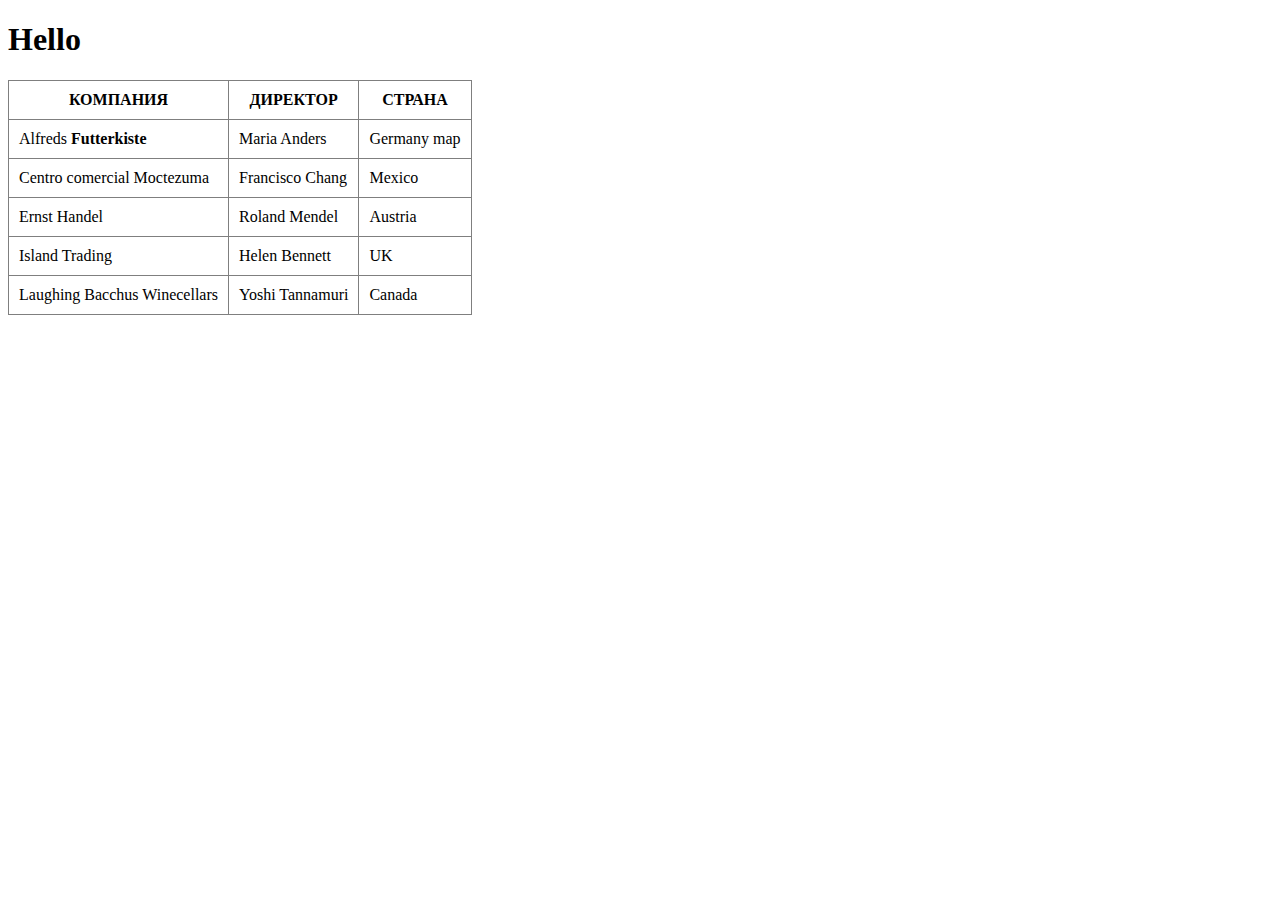
<file: Unit10/HW/index.html>
<!DOCTYPE html>
<html lang="en">

<head>
    <meta charset="UTF-8">
    <meta name="viewport" content="width=device-width, initial-scale=1.0">
    <title>Document</title>
    <link rel="stylesheet" href="style.css">
</head>

<body>

    <script src="GridView.js"></script>
    <script src="script.js"></script>
</body>

</html>
</file>
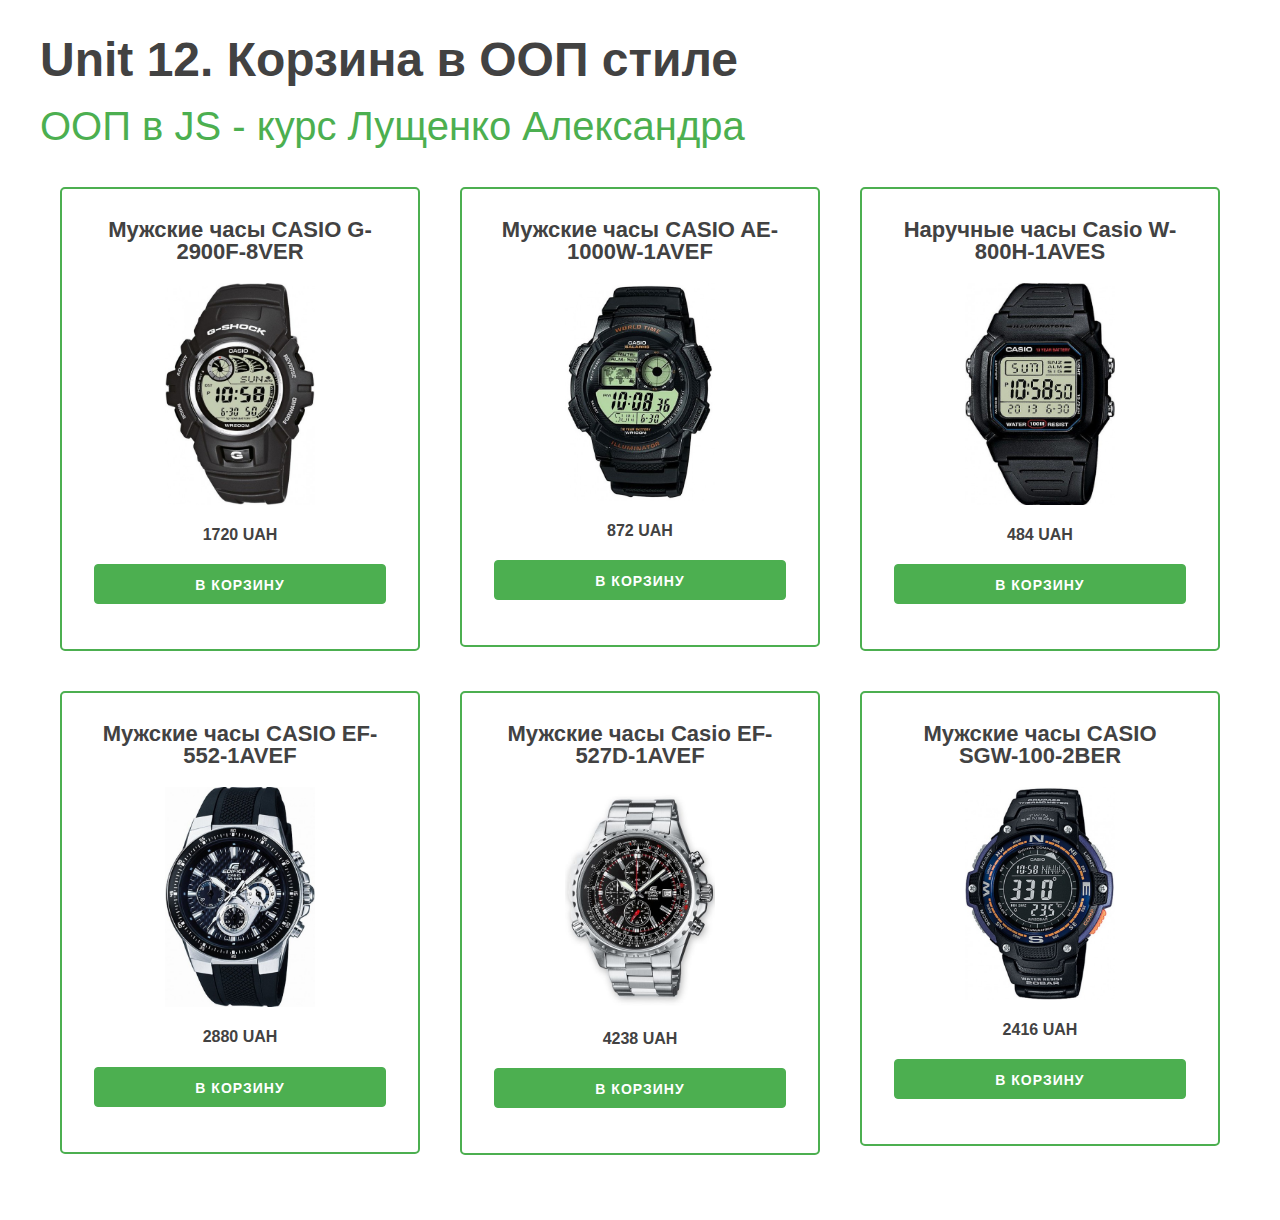
<file: Unit12/HW/index.html>
<!DOCTYPE html>
<html lang="en">

<head>
    <meta charset="UTF-8">
    <meta name="viewport" content="width=device-width, initial-scale=1.0">
    <link rel="stylesheet" href="css/mustard-ui.min.css">
    <link rel="stylesheet" href="css/style.css">
    <title>ООП в JS - товары</title>
</head>

<body>
    <div class="container">
        <h1>Unit 12. Корзина в ООП стиле</h1>
        <h2><a href="https://itgid.info/course/object-js" target="_blank">ООП в JS - курс Лущенко Александра</a></h2>
        <div class="goods"></div>
    </div>

    <script src="goods.js"></script>
</body>

</html>
</file>
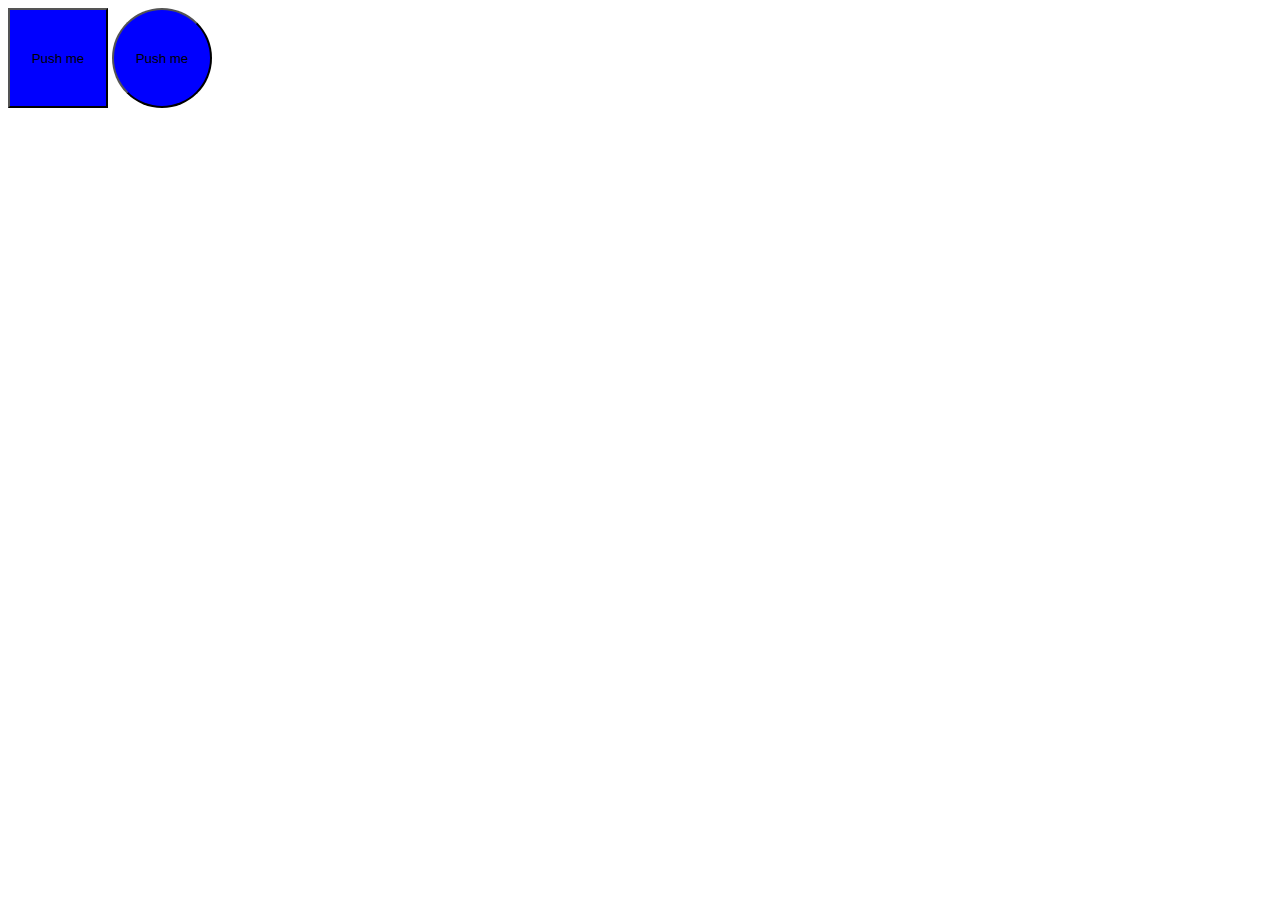
<file: Unit3/HW/index.html>
<!DOCTYPE html>
<html lang="en">

<head>
    <meta charset="UTF-8">
    <meta name="viewport" content="width=device-width, initial-scale=1.0">
    <title>Document</title>
</head>

<body>


    <script src="class/Button.js"></script>
    <script src="class/ModernButton.js"></script>
</body>

</html>
</file>
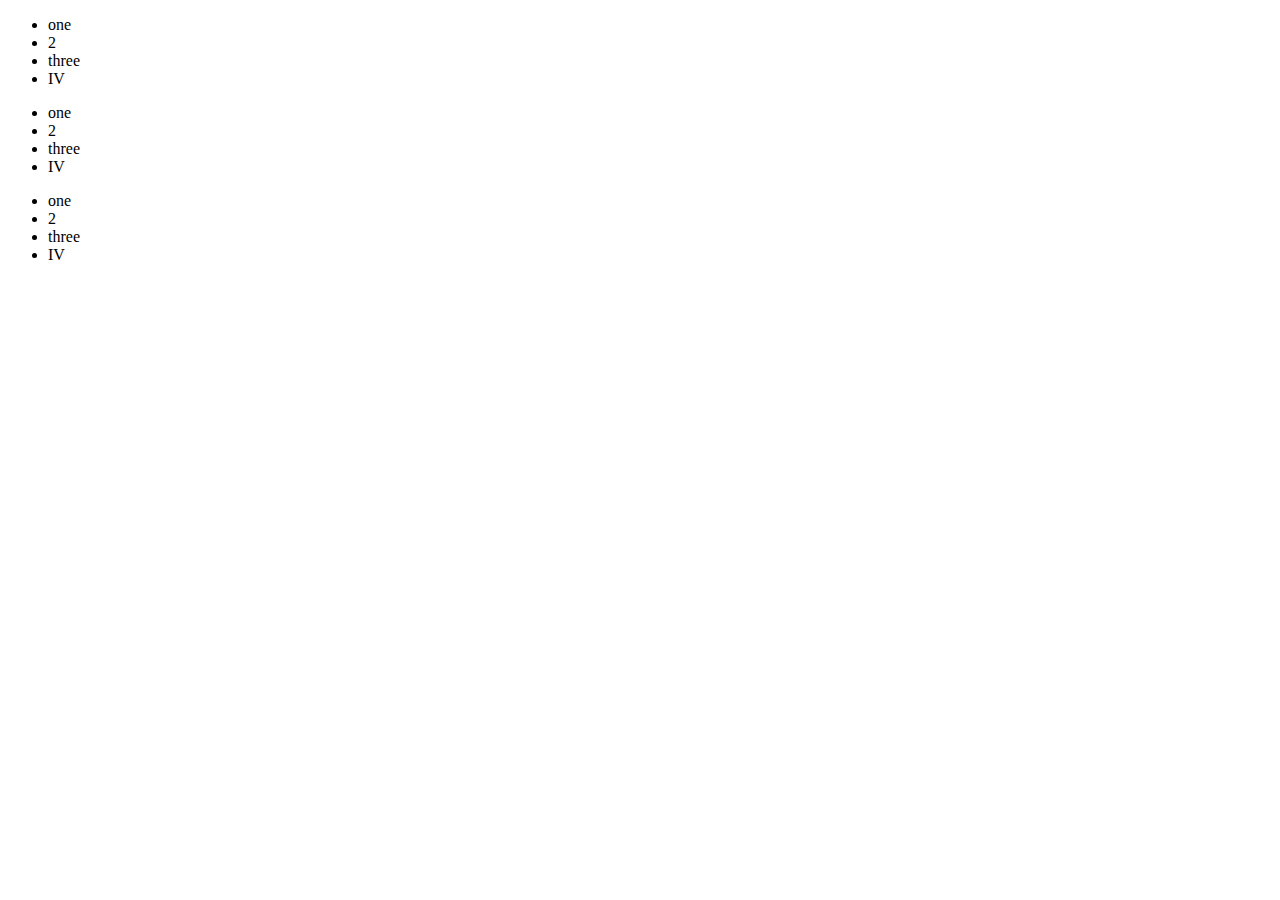
<file: Unit4/HW/index.html>
<!DOCTYPE html>
<html lang="en">

<head>
    <meta charset="UTF-8">
    <meta name="viewport" content="width=device-width, initial-scale=1.0">
    <title>Document</title>
</head>

<body>


    <script src="class/List.js"></script>
    <script src="class/List2.js"></script>
    <script src="class/List3.js"></script>
    <script src="script.js"></script>
</body>

</html>
</file>
<file: Unit10/HW/style.css>
table {
    border-collapse: collapse;
    border: 1px solid #7f7f7f;
}

table tr, td, th {
    border: 1px solid #7f7f7f;
}

table td, th {
    padding: 10px;
}

table th {
    text-transform: uppercase;
}
.header {
    font-family: Georgia;
}
</file>
<file: Unit12/HW/css/style.css>
table.cart {
    border-collapse: collapse;
    border: 1ps solid  #666;
}

table.cart td {
    border: 1px solid #666;
    padding: 5px 10px;
    text-align: center;
}

table.cart img {
    width: 48px;
}

table.cart span.total {
    font-weight: 800;
}

.goods img {
    width: 150px;
    display: block;
    margin: 0 auto;
    max-height:  222px;
}

.goods h2 {
    font-size: 22px;
    margin: 0 0 20px 0;
    line-height: 100%;
}

.goods .package.featured.text-center {
    text-align: center;
}

.goods .package.featured p.price {
    font-size: 16px;
    font-weight: 800;
    margin: 20px 0;
}
</file>
<file: Unit12/HW/css/mustard-ui.min.css>
/*!
Mustard UI v0.0.5
MIT License
https://mustard-ui.com
*/*{margin:0;padding:0}html{box-sizing:border-box}*,*::after,*::before{box-sizing:inherit}body{display:flex;flex-direction:column;min-height:100vh;background-color:#fff}main{flex:1}.float-left{float:left}.float-right{float:right}.clear-fix::before,.clear-fix::after{content:"";display:table}.clear-fix::after{clear:both}.align-left{text-align:left}.align-center{text-align:center}.align-right{text-align:right}.container{max-width:1200px;margin-left:auto;margin-right:auto;padding:30px 0}.container-small{max-width:768px}.container-large{max-width:1440px}.display-flex{display:flex;justify-content:space-around}.display-none{display:none}.display-sm-up{display:none}@media (min-width: 425px){.display-sm-up{display:initial}}.display-md-up{display:none}@media (min-width: 768px){.display-md-up{display:initial}}.display-lg-up{display:none}@media (min-width: 1024px){.display-lg-up{display:initial}}.display-xlg-up{display:none}@media (min-width: 1440px){.display-xlg-up{display:initial}}.display-sm-down{display:none}@media (max-width: 424px){.display-sm-down{display:initial}}.display-md-down{display:none}@media (max-width: 767px){.display-md-down{display:initial}}.display-lg-down{display:none}@media (max-width: 1023px){.display-lg-down{display:initial}}.display-xlg-down{display:none}@media (max-width: 1439px){.display-xlg-down{display:initial}}.display-sm-to-md{display:none}@media (min-width: 425px) and (max-width: 767px){.display-sm-to-md{display:initial}}.display-sm-to-lg{display:none}@media (min-width: 425px) and (max-width: 1023px){.display-sm-to-lg{display:initial}}.display-sm-to-xlg{display:none}@media (min-width: 425px) and (max-width: 1439px){.display-sm-to-xlg{display:initial}}.display-md-to-lg{display:none}@media (min-width: 768px) and (max-width: 1023px){.display-md-to-lg{display:initial}}.display-md-to-xlg{display:none}@media (min-width: 768px) and (max-width: 1439px){.display-md-to-xlg{display:initial}}.display-lg-to-xlg{display:none}@media (min-width: 1024px) and (max-width: 1439px){.display-lg-to-xlg{display:initial}}.row{display:flex;flex-direction:row;flex-wrap:wrap;margin-top:15px;margin-bottom:15px}.row.row-reverse{flex-direction:row-reverse}.row .col{flex-grow:1;flex-basis:100%;max-width:100%;padding:5px 5px}.row .col.col-reverse{flex-direction:column-reverse}.row .col-xs-1{flex-basis:8.33333%;max-width:8.33333%}.row .col-xs-2{flex-basis:16.66667%;max-width:16.66667%}.row .col-xs-3{flex-basis:25%;max-width:25%}.row .col-xs-4{flex-basis:33.33333%;max-width:33.33333%}.row .col-xs-5{flex-basis:41.66667%;max-width:41.66667%}.row .col-xs-6{flex-basis:50%;max-width:50%}.row .col-xs-7{flex-basis:58.33333%;max-width:58.33333%}.row .col-xs-8{flex-basis:66.66667%;max-width:66.66667%}.row .col-xs-9{flex-basis:75%;max-width:75%}.row .col-xs-10{flex-basis:83.33333%;max-width:83.33333%}.row .col-xs-11{flex-basis:91.66667%;max-width:91.66667%}.row .col-xs-12{flex-basis:100%;max-width:100%}.row .col-xs-offset-1{margin-left:8.33333%}.row .col-xs-offset-2{margin-left:16.66667%}.row .col-xs-offset-3{margin-left:25%}.row .col-xs-offset-4{margin-left:33.33333%}.row .col-xs-offset-5{margin-left:41.66667%}.row .col-xs-offset-6{margin-left:50%}.row .col-xs-offset-7{margin-left:58.33333%}.row .col-xs-offset-8{margin-left:66.66667%}.row .col-xs-offset-9{margin-left:75%}.row .col-xs-offset-10{margin-left:83.33333%}.row .col-xs-offset-11{margin-left:91.66667%}.row .col-xs-offset-12{margin-left:100%}@media (min-width: 425px){.row .col-sm-1{flex-basis:8.33333%;max-width:8.33333%}.row .col-sm-2{flex-basis:16.66667%;max-width:16.66667%}.row .col-sm-3{flex-basis:25%;max-width:25%}.row .col-sm-4{flex-basis:33.33333%;max-width:33.33333%}.row .col-sm-5{flex-basis:41.66667%;max-width:41.66667%}.row .col-sm-6{flex-basis:50%;max-width:50%}.row .col-sm-7{flex-basis:58.33333%;max-width:58.33333%}.row .col-sm-8{flex-basis:66.66667%;max-width:66.66667%}.row .col-sm-9{flex-basis:75%;max-width:75%}.row .col-sm-10{flex-basis:83.33333%;max-width:83.33333%}.row .col-sm-11{flex-basis:91.66667%;max-width:91.66667%}.row .col-sm-12{flex-basis:100%;max-width:100%}.row .col-sm-offset-1{margin-left:8.33333%}.row .col-sm-offset-2{margin-left:16.66667%}.row .col-sm-offset-3{margin-left:25%}.row .col-sm-offset-4{margin-left:33.33333%}.row .col-sm-offset-5{margin-left:41.66667%}.row .col-sm-offset-6{margin-left:50%}.row .col-sm-offset-7{margin-left:58.33333%}.row .col-sm-offset-8{margin-left:66.66667%}.row .col-sm-offset-9{margin-left:75%}.row .col-sm-offset-10{margin-left:83.33333%}.row .col-sm-offset-11{margin-left:91.66667%}.row .col-sm-offset-12{margin-left:100%}}@media (min-width: 768px){.row .col-md-1{flex-basis:8.33333%;max-width:8.33333%}.row .col-md-2{flex-basis:16.66667%;max-width:16.66667%}.row .col-md-3{flex-basis:25%;max-width:25%}.row .col-md-4{flex-basis:33.33333%;max-width:33.33333%}.row .col-md-5{flex-basis:41.66667%;max-width:41.66667%}.row .col-md-6{flex-basis:50%;max-width:50%}.row .col-md-7{flex-basis:58.33333%;max-width:58.33333%}.row .col-md-8{flex-basis:66.66667%;max-width:66.66667%}.row .col-md-9{flex-basis:75%;max-width:75%}.row .col-md-10{flex-basis:83.33333%;max-width:83.33333%}.row .col-md-11{flex-basis:91.66667%;max-width:91.66667%}.row .col-md-12{flex-basis:100%;max-width:100%}.row .col-md-offset-1{margin-left:8.33333%}.row .col-md-offset-2{margin-left:16.66667%}.row .col-md-offset-3{margin-left:25%}.row .col-md-offset-4{margin-left:33.33333%}.row .col-md-offset-5{margin-left:41.66667%}.row .col-md-offset-6{margin-left:50%}.row .col-md-offset-7{margin-left:58.33333%}.row .col-md-offset-8{margin-left:66.66667%}.row .col-md-offset-9{margin-left:75%}.row .col-md-offset-10{margin-left:83.33333%}.row .col-md-offset-11{margin-left:91.66667%}.row .col-md-offset-12{margin-left:100%}}@media (min-width: 1024px){.row .col-lg-1{flex-basis:8.33333%;max-width:8.33333%}.row .col-lg-2{flex-basis:16.66667%;max-width:16.66667%}.row .col-lg-3{flex-basis:25%;max-width:25%}.row .col-lg-4{flex-basis:33.33333%;max-width:33.33333%}.row .col-lg-5{flex-basis:41.66667%;max-width:41.66667%}.row .col-lg-6{flex-basis:50%;max-width:50%}.row .col-lg-7{flex-basis:58.33333%;max-width:58.33333%}.row .col-lg-8{flex-basis:66.66667%;max-width:66.66667%}.row .col-lg-9{flex-basis:75%;max-width:75%}.row .col-lg-10{flex-basis:83.33333%;max-width:83.33333%}.row .col-lg-11{flex-basis:91.66667%;max-width:91.66667%}.row .col-lg-12{flex-basis:100%;max-width:100%}.row .col-lg-offset-1{margin-left:8.33333%}.row .col-lg-offset-2{margin-left:16.66667%}.row .col-lg-offset-3{margin-left:25%}.row .col-lg-offset-4{margin-left:33.33333%}.row .col-lg-offset-5{margin-left:41.66667%}.row .col-lg-offset-6{margin-left:50%}.row .col-lg-offset-7{margin-left:58.33333%}.row .col-lg-offset-8{margin-left:66.66667%}.row .col-lg-offset-9{margin-left:75%}.row .col-lg-offset-10{margin-left:83.33333%}.row .col-lg-offset-11{margin-left:91.66667%}.row .col-lg-offset-12{margin-left:100%}}@media (min-width: 1440px){.row .col-xlg-1{flex-basis:8.33333%;max-width:8.33333%}.row .col-xlg-2{flex-basis:16.66667%;max-width:16.66667%}.row .col-xlg-3{flex-basis:25%;max-width:25%}.row .col-xlg-4{flex-basis:33.33333%;max-width:33.33333%}.row .col-xlg-5{flex-basis:41.66667%;max-width:41.66667%}.row .col-xlg-6{flex-basis:50%;max-width:50%}.row .col-xlg-7{flex-basis:58.33333%;max-width:58.33333%}.row .col-xlg-8{flex-basis:66.66667%;max-width:66.66667%}.row .col-xlg-9{flex-basis:75%;max-width:75%}.row .col-xlg-10{flex-basis:83.33333%;max-width:83.33333%}.row .col-xlg-11{flex-basis:91.66667%;max-width:91.66667%}.row .col-xlg-12{flex-basis:100%;max-width:100%}.row .col-xlg-offset-1{margin-left:8.33333%}.row .col-xlg-offset-2{margin-left:16.66667%}.row .col-xlg-offset-3{margin-left:25%}.row .col-xlg-offset-4{margin-left:33.33333%}.row .col-xlg-offset-5{margin-left:41.66667%}.row .col-xlg-offset-6{margin-left:50%}.row .col-xlg-offset-7{margin-left:58.33333%}.row .col-xlg-offset-8{margin-left:66.66667%}.row .col-xlg-offset-9{margin-left:75%}.row .col-xlg-offset-10{margin-left:83.33333%}.row .col-xlg-offset-11{margin-left:91.66667%}.row .col-xlg-offset-12{margin-left:100%}}.section,section{padding:30px}.section :last-child,section :last-child{margin-bottom:0}.section-primary{background:#ffca28}.section-secondary{background:#f5f5f5}.section-tertiary{background:#fff}blockquote{display:block;margin:15px 15px 30px;padding:15px;font-size:18px;font-weight:400;border-left:4px solid #4caf50;background:#fff}blockquote :last-child{margin-bottom:0}.button,button,input[type='button'],input[type='reset'],input[type='submit']{display:inline-block;height:40px;margin:0 2px 15px;padding:0 20px;width:auto;background:none;overflow:visible;-webkit-appearance:none;-moz-appearance:none;appearance:none;transition:all .1s ease-out;font-size:14px;font-weight:600;color:inherit;line-height:40px;letter-spacing:1px;text-decoration:none;text-transform:uppercase;white-space:nowrap;border-radius:4px;border-style:solid;border-width:1px}.button:focus,button:focus,input[type='button']:focus,input[type='reset']:focus,input[type='submit']:focus{outline:none}.button:focus,.button:hover,button:focus,button:hover,input[type='button']:focus,input[type='button']:hover,input[type='reset']:focus,input[type='reset']:hover,input[type='submit']:focus,input[type='submit']:hover{opacity:0.85;cursor:pointer;transform:scale(1.025)}.button:active,button:active,input[type='button']:active,input[type='reset']:active,input[type='submit']:active{opacity:1;transform:scale(1)}.button:disabled,button:disabled,input[type='button']:disabled,input[type='reset']:disabled,input[type='submit']:disabled{opacity:0.5}.button:disabled:hover,button:disabled:hover,input[type='button']:disabled:hover,input[type='reset']:disabled:hover,input[type='submit']:disabled:hover{cursor:not-allowed}.button-primary{background-color:#4caf50;color:#fff;border-color:#4caf50}.button-primary-outlined{background-color:#fff;color:#4caf50;border-color:#4caf50}.button-primary-text{color:#4caf50;border-color:transparent}.button-success{background-color:#4caf50;color:#fff;border-color:#4caf50}.button-success-outlined{background-color:#fff;color:#4caf50;border-color:#4caf50}.button-success-text{color:#4caf50;border-color:transparent}.button-info{background-color:#9e9e9e;color:#fff;border-color:#9e9e9e}.button-info-outlined{background-color:#fff;color:#9e9e9e;border-color:#9e9e9e}.button-info-text{color:#9e9e9e;border-color:transparent}.button-warning{background-color:#ffb300;color:#fff;border-color:#ffb300}.button-warning-outlined{background-color:#fff;color:#ffb300;border-color:#ffb300}.button-warning-text{color:#ffb300;border-color:transparent}.button-danger{background-color:#f44336;color:#fff;border-color:#f44336}.button-danger-outlined{background-color:#fff;color:#f44336;border-color:#f44336}.button-danger-text{color:#f44336;border-color:transparent}.button-round{border-radius:24px}.button-large{height:48px;line-height:48px;padding:0 30px;font-size:16px}.button-small{height:30px;line-height:30px;padding:0 15px;font-size:12px}pre{display:block;margin:15px 0;padding:10px 15px;border-left:4px solid #4caf50;background:#f5f5f5;font-family:Consolas, Monaco, 'Andale Mono', 'Ubuntu Mono', monospace;font-size:15px;color:#212121;white-space:normal;overflow-x:auto}code{background:#f5f5f5;color:#212121;font-family:Monaco, 'Courier New', Courier, monospace;white-space:pre}.form-control{position:relative;margin-bottom:10px}.form-control-group{display:flex;justify-content:flex-start}.form-control-group .form-control{flex:1;padding-right:15px}.form-control-group .form-control:last-of-type{padding-right:0}.form-control-group .form-control.grow-1x{flex-grow:1}.form-control-group .form-control.grow-2x{flex-grow:2}.form-control-group .form-control.grow-3x{flex-grow:3}.validation-error{margin-top:2px;font-size:12px;color:#f44336}label{font-size:14px;font-weight:400}input[type="text"],input[type="password"],select{-webkit-appearance:none;-moz-appearance:none;appearance:none;display:block;width:100%;padding:10px;line-height:20px;font-size:16px;font-weight:inherit;background:#fff;border-radius:5px;border:1px solid #bdbdbd}input[type="text"]::-webkit-input-placeholder,input[type="password"]::-webkit-input-placeholder,select::-webkit-input-placeholder{color:#9e9e9e}input[type="text"]:-ms-input-placeholder,input[type="password"]:-ms-input-placeholder,select:-ms-input-placeholder{color:#9e9e9e}input[type="text"]::-ms-input-placeholder,input[type="password"]::-ms-input-placeholder,select::-ms-input-placeholder{color:#9e9e9e}input[type="text"]::placeholder,input[type="password"]::placeholder,select::placeholder{color:#9e9e9e}input[type="text"]:focus,input[type="password"]:focus,select:focus{outline:none;border-color:#4caf50}input[type="text"].invalid,input[type="password"].invalid,select.invalid{border-color:#f44336}fieldset{margin:15px 0;padding:15px;font-size:14px;border:1px solid #bdbdbd;border-radius:5px}fieldset legend{padding:0 5px}input[type="checkbox"],input[type="radio"]{margin-right:10px}select{background:#fff url('data:image/svg+xml;utf8,<svg xmlns="http://www.w3.org/2000/svg" height="14" viewBox="0 0 29 14" width="29"><path fill="#bdbdbd" d="M9.37727 3.625l5.08154 6.93523L19.54036 3.625"/></svg>') center right no-repeat;padding-right:30px}select:hover{cursor:pointer}select:disabled{opacity:0.5}select:focus{background:#fff url('data:image/svg+xml;utf8,<svg xmlns="http://www.w3.org/2000/svg" height="14" viewBox="0 0 29 14" width="29"><path fill="#4caf50" d="M9.37727 3.625l5.08154 6.93523L19.54036 3.625"/></svg>') center right no-repeat}textarea{-webkit-appearance:none;-moz-appearance:none;appearance:none;display:block;width:100%;padding:10px 15px;min-height:100px;font-size:16px;font-weight:300;line-height:1.4;color:#000;background-color:#fff;border:1px solid #bdbdbd;border-radius:5px}textarea::-webkit-input-placeholder{color:#9e9e9e}textarea:-ms-input-placeholder{color:#9e9e9e}textarea::-ms-input-placeholder{color:#9e9e9e}textarea::placeholder{color:#9e9e9e}textarea:focus{border-color:#4caf50;outline:none}textarea.invalid{border-color:#ef9a9a}a{text-decoration:none;color:#4caf50;font-weight:400;transition:opacity .1s ease-out}a:focus,a:hover{opacity:0.75}a:active{opacity:1}ul,ol,dl{list-style:none;margin-bottom:15px}ul{list-style:circle inside}ol{list-style:decimal inside}table{margin:15px 0;width:100%;border-spacing:0;border-collapse:collapse}table tr{border-bottom:1px solid #eee;text-align:left}table thead th{padding:15px;font-weight:300;color:#9e9e9e}table tbody td{padding:15px;font-weight:300}body{font-family:"Open Sans",sans-serif;font-size:16px;line-height:1.6;font-weight:300;color:#424242}h1,h2,h3,h4,h5,h6{font-family:"Open Sans",sans-serif;font-weight:300;color:#424242;margin:0 0 10px;font-weight:600}.h1,h1{font-size:48px;line-height:60px}.h2,h2{font-size:40px;line-height:52px}.h3,h3{font-size:32px;line-height:44px}.h4,h4{font-size:28px;line-height:40px}.h5,h5{font-size:24px;line-height:36px}.h6,h6{font-size:20px;line-height:32px}p{margin-bottom:15px}p.magnify{font-size:17.6px;line-height:1.8}strong,b{font-weight:600}.alert{margin:15px 0;padding:15px;border-radius:5px}.alert-danger{background:#ffebee}.alert-info{background:#e3f2fd}.alert-warning{background:#fff8e1}.alert-success{background:#e8f5e9}.breadcrumbs{display:flex;list-style:none;font-size:14px}.breadcrumbs li{display:block}.breadcrumbs li::after{display:inline-block;content:"/";padding:0 5px;color:#9e9e9e}.breadcrumbs li:last-of-type::after{display:none}.card{margin:15px;padding:30px;background:#fff;overflow:hidden;border-radius:5px;box-shadow:0 4px 12px rgba(224,224,224,0.5)}.card-title{font-size:24px;margin-bottom:5px}.card-actions{display:flex;align-items:center;margin-top:30px;list-style:none;justify-content:space-around}.card-actions>*{margin-bottom:0}.footer,footer{padding:30px;width:100%;background:#757575}.footer .copyright,footer .copyright{margin:0;padding-top:30px;font-size:14px;color:#fff;border-top:1px solid #9e9e9e}.footer .copyright a,footer .copyright a{color:#bdbdbd}.footer-text p{color:#fff}.footer-links-category{color:#fff;font-size:14px;font-weight:600;text-transform:uppercase;letter-spacing:1px}.footer-links{list-style:none}.footer-links li{margin-top:5px}.footer-links a{color:#bdbdbd}header,.header{position:relative;display:flex;flex-direction:column;justify-content:center;align-items:center;padding:0 15px;height:100vh;background:#ffc107}header .title,.header .title{font-size:50px;line-height:50px;font-weight:400;color:#424242;text-align:center}@media (min-width: 768px){header .title,.header .title{font-size:60px;line-height:60px}}header .subtitle,.header .subtitle{font-size:18px;line-height:26px;font-weight:300;color:#424242;text-align:center}@media (min-width: 768px){header .subtitle,.header .subtitle{font-size:25.2px;line-height:25.2px}}header .disclaimer,.header .disclaimer{font-size:12px;color:#424242;text-align:center}header .scroll-down,.header .scroll-down{opacity:1;transition:all .5s ease-in 3s}header .scroll-down,.header .scroll-down{display:flex;align-items:center;justify-content:center;position:absolute;bottom:45px;left:50%;margin-left:-16px;width:32px;height:32px;border:2px solid #424242;border-radius:50%;animation:bounce 2s infinite 2s;transition:all .2s ease-in}header .scroll-down::before,.header .scroll-down::before{display:block;position:relative;bottom:2px;content:'';transform:rotate(-45deg);width:12px;height:12px;border:2px solid #424242;border-width:0px 0 2px 2px}@keyframes bounce{0%,100%,20%,50%,80%{transform:translateY(0)}40%{transform:translateY(-10px)}60%{transform:translateY(-5px)}}.menu{display:inline-block;list-style:none;background:#fff;border-radius:5px;box-shadow:0 4px 12px rgba(158,158,158,0.5)}.menu li a{display:block;padding:10px 30px;border-bottom:1px solid #eee}.menu li a:focus,.menu li a:hover{background:#fafafa}.modal-mask{position:fixed;top:0;right:0;bottom:0;left:0;background:rgba(97,97,97,0.5);z-index:10}.modal{display:flex;flex-direction:column;justify-content:space-between;position:fixed;top:50%;left:50%;max-width:540px;transform:translate(-50%, -50%);background:#fff;border-radius:5px;overflow:hidden;box-shadow:0 4px 12px rgba(117,117,117,0.5)}.modal-head{padding:10px 15px}.modal-head .modal-title{font-size:24px}.modal-body{flex:1;padding:30px 15px;background:#eee}.modal-footer{padding:15px}.modal-footer>*{margin-bottom:0}nav,.nav{padding:0 15px;height:60px;width:100%;background:#ffc107}nav a,.nav a{display:block;color:#424242}.nav-container{display:flex;align-items:center;justify-content:space-between;height:100%;max-width:1200px;margin:0 auto;padding:0 30px}.nav-logo{display:flex;align-items:center;font-size:32px;line-height:32px}.nav-links{display:none;list-style:none;margin:0;height:100%}@media (min-width: 768px){.nav-links{display:flex}}.nav-links li,.nav-links a{height:100%}.nav-links a{display:flex;align-items:center;padding:0 30px}.nav-links a:active{color:#4caf50}.nav-links a.active{border-bottom:4px solid #4caf50}.mobile-menu-toggle{display:block;position:relative;height:20px;width:26px}@media (min-width: 768px){.mobile-menu-toggle{display:none}}.mobile-menu-toggle:focus,.mobile-menu-toggle:hover{cursor:pointer}.mobile-menu-toggle::before{position:absolute;top:0;left:0;width:26px;height:4px;content:'';background:#424242;border-radius:4px;box-shadow:0 8px 0 0 #424242,0 16px 0 0 #424242}.pagination{display:flex;list-style:none;margin:15px 0}.pagination li{margin:0 5px}.pagination li a{display:block;padding:5px 10px;border-radius:5px;background:#fff;border:1px solid #e0e0e0}.pagination li a.active,.pagination li a:focus,.pagination li a:hover{opacity:1;border-color:#4caf50}.pagination li a.active{background:#4caf50;color:#fff}.pagination li a:active{transform:scale(0.95)}.panel{background:#fff;border-radius:5px;overflow:hidden;margin:30px 0;box-shadow:0 4px 12px rgba(224,224,224,0.5)}.panel-head{display:flex;align-items:center;justify-content:space-between;margin-bottom:10px;padding:10px 15px;background:#fafafa}.panel-head .panel-title{font-size:28px}.panel-body{padding:30px 15px}.panel-footer{padding:15px;background:#fafafa}.panel-footer>*{margin-bottom:0}.pricing-table .package{display:flex;flex-direction:column;justify-content:space-between;flex-wrap:wrap;margin:15px;padding:30px;border:1px solid #e0e0e0;border-radius:5px;text-align:center;background:#fff}.pricing-table .package.featured{border-color:#4caf50;border-width:2px}.pricing-table .package.featured .package-name{color:#4caf50}.pricing-table .package hr{border:0;border-bottom:1px solid #e0e0e0;height:1px}.pricing-table .package .package-name{font-weight:700;text-transform:uppercase}.pricing-table .package .price{margin:15px 0 0 0;font-size:36px;line-height:1.2}.pricing-table .package .price-disclaimer{font-size:12px}.pricing-table .package .features{flex:1;padding:15px;list-style:none}.pricing-table .package .features li{margin-bottom:5px}.progress-bar{position:relative;margin:15px 0;height:20px;background:#eee;border-radius:5px;overflow:hidden}.progress-bar>span{display:block;position:absolute;height:100%;border-radius:4px;overflow:hidden}.progress-bar>span.progress-bar-green{background:#66bb6a}.progress-bar>span.progress-bar-blue{background:#42a5f5}.progress-bar>span.progress-bar-red{background:#ef5350}.progress-bar.striped>span:after{content:"";position:absolute;top:0;left:0;bottom:0;right:0;background-image:linear-gradient(-45deg, rgba(255,255,255,0.2) 25%, transparent 25%, transparent 50%, rgba(255,255,255,0.2) 50%, rgba(255,255,255,0.2) 75%, transparent 75%, transparent);background-size:50px 50px;overflow:hidden}.progress-bar.animated>span:after{animation:move 2s linear infinite}@keyframes move{0%{background-position:0 0}100%{background-position:50px 50px}}.sidebar{padding:15px}.sidebar-left{border-right:1px solid #e0e0e0}.sidebar-right{border-left:1px solid #e0e0e0}.sidebar-category{padding:10px;font-size:18px;color:#757575;border-bottom:1px solid #e0e0e0;background:url('data:image/svg+xml;utf8,<svg xmlns="http://www.w3.org/2000/svg" height="14" viewBox="0 0 29 14" width="29"><path d="M9.4 3.6l5.1 6.9L19.5 3.6" fill="#bdbdbd"/></svg>') center right no-repeat}.sidebar-category:focus,.sidebar-category:hover{cursor:pointer;opacity:0.75}.sidebar-links{list-style:none;padding-left:10px}.sidebar-links a{display:block;padding:5px 10px}.sidebar-links a.active{font-weight:700}.stepper{margin:30px 15px}.stepper .step{position:relative;padding:0 30px;margin-bottom:30px;border-left:1px solid #bdbdbd}.stepper .step:last-of-type{border:none}.stepper .step .step-number{display:flex;flex-direction:column;align-items:center;justify-content:center;position:absolute;top:0;left:-18px;height:36px;width:36px;z-index:1;font-weight:600;color:#fff;background:#8bc34a;border-radius:50%;box-shadow:0 2px 4px #e0e0e0}.stepper .step .step-title{margin:0;font-weight:600;font-size:20px;line-height:36px}.tabs{list-style:none;display:flex;margin:15px 0 30px}.tabs .tab{padding:8px 45px;border-bottom:1px solid #e0e0e0;color:#bdbdbd}.tabs .tab.active{border-top:2px solid #4caf50;border-left:1px solid #e0e0e0;border-right:1px solid #e0e0e0;border-bottom:none;color:#757575}.tabs .tab:focus,.tabs .tab:hover{opacity:1;color:#424242}.tags{display:flex;flex-wrap:wrap;list-style:none}.tags .tag{margin-right:5px;padding:5px 15px;font-size:14px;font-weight:400;border-radius:4px;color:#fff;background:#9e9e9e;box-shadow:0 2px 4px #eee}.tags .tag a{display:block;color:#fff}.tags .tag-rounded{border-radius:16px}.tags .tag-blue{background:#2196f3}.tags .tag-red{background:#f44336}.tags .tag-green{background:#4caf50}.tags .tag-orange{background:#ff9800}.tooltip{display:inline-block;position:relative;border-bottom:1px dashed #bdbdbd}.tooltip:focus,.tooltip:hover{cursor:pointer}.tooltip:focus .tooltip-text,.tooltip:hover .tooltip-text{display:block}.tooltip-text{display:none;position:absolute;bottom:125%;left:50%;transform:translateX(-50%);min-width:300px;padding:10px 15px;color:#fff;text-align:center;background:#424242;border-radius:5px;box-shadow:0 2px 4px #9e9e9e}.tooltip-text::after{position:absolute;content:'';top:100%;left:50%;transform:translateX(-50%);border-width:8px;border-style:solid;border-color:#424242 transparent transparent}

/*# sourceMappingURL=mustard-ui.min.css.map */
</file>
